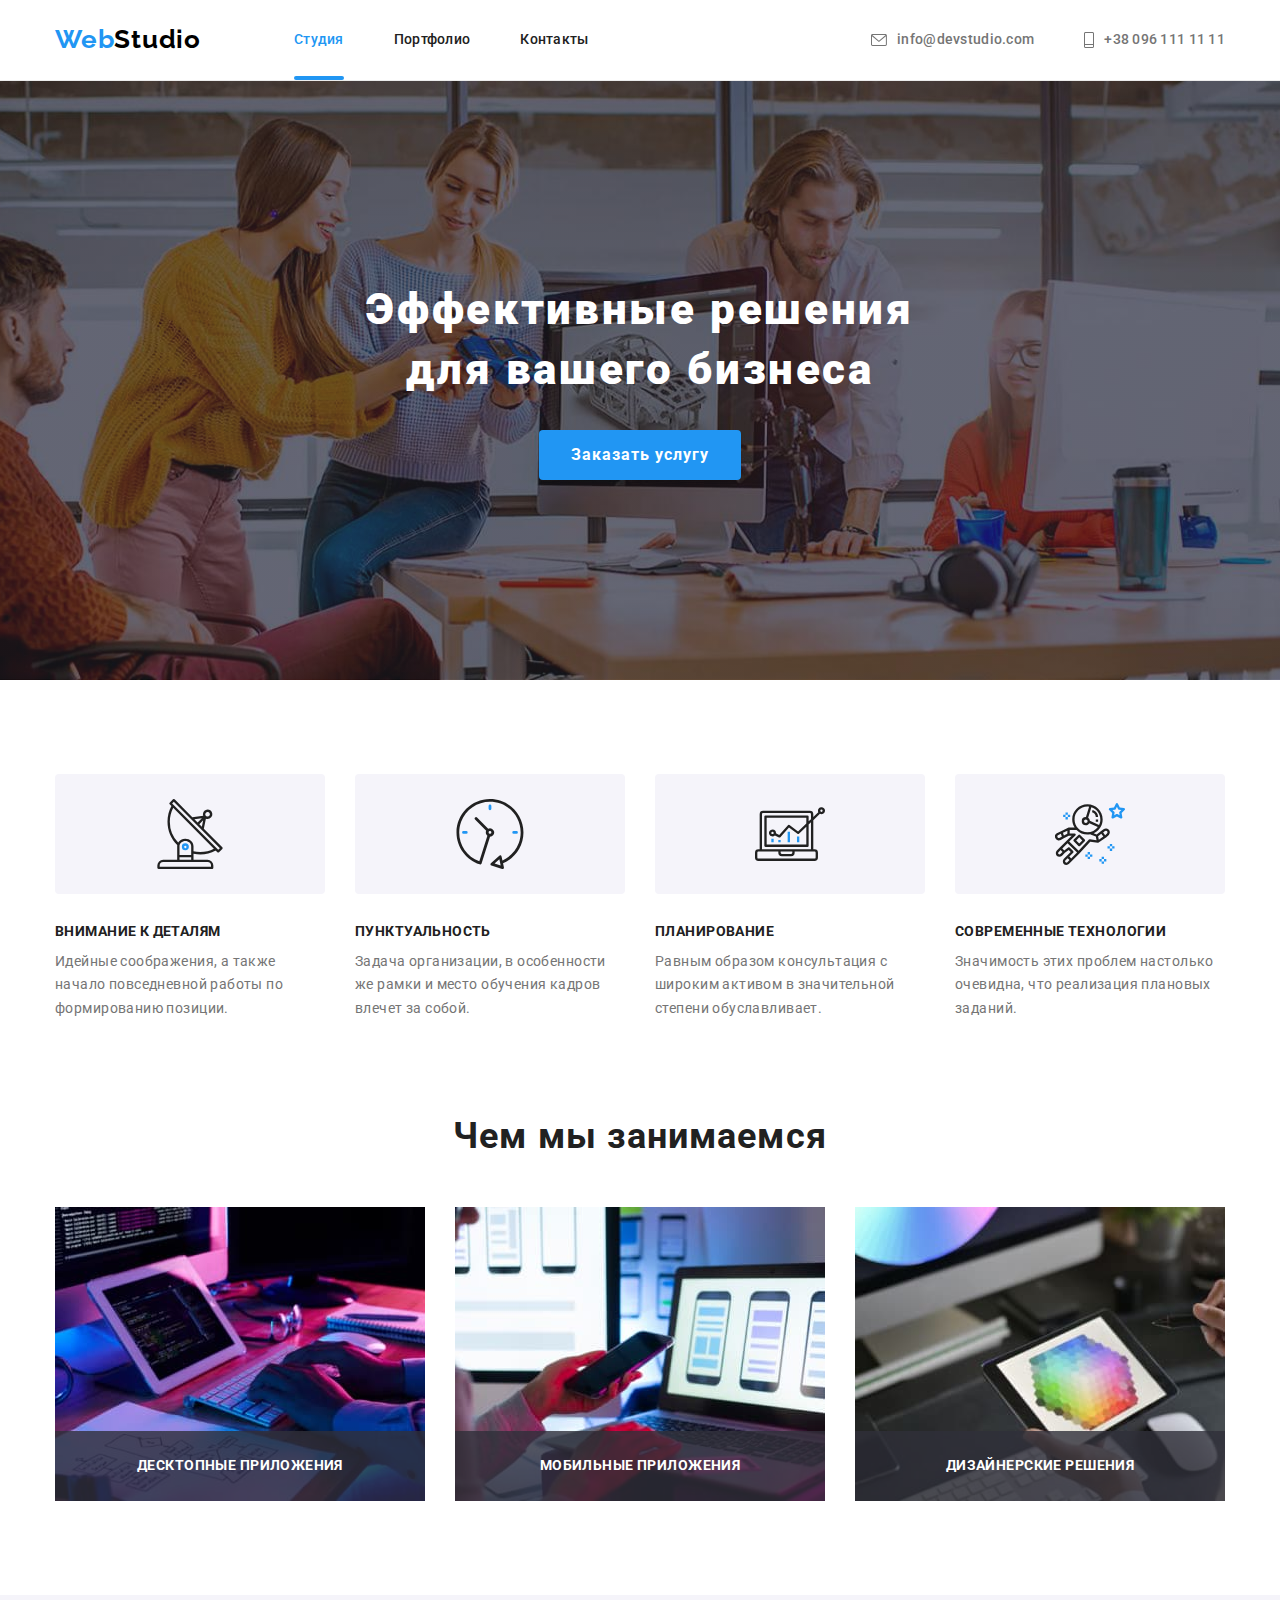
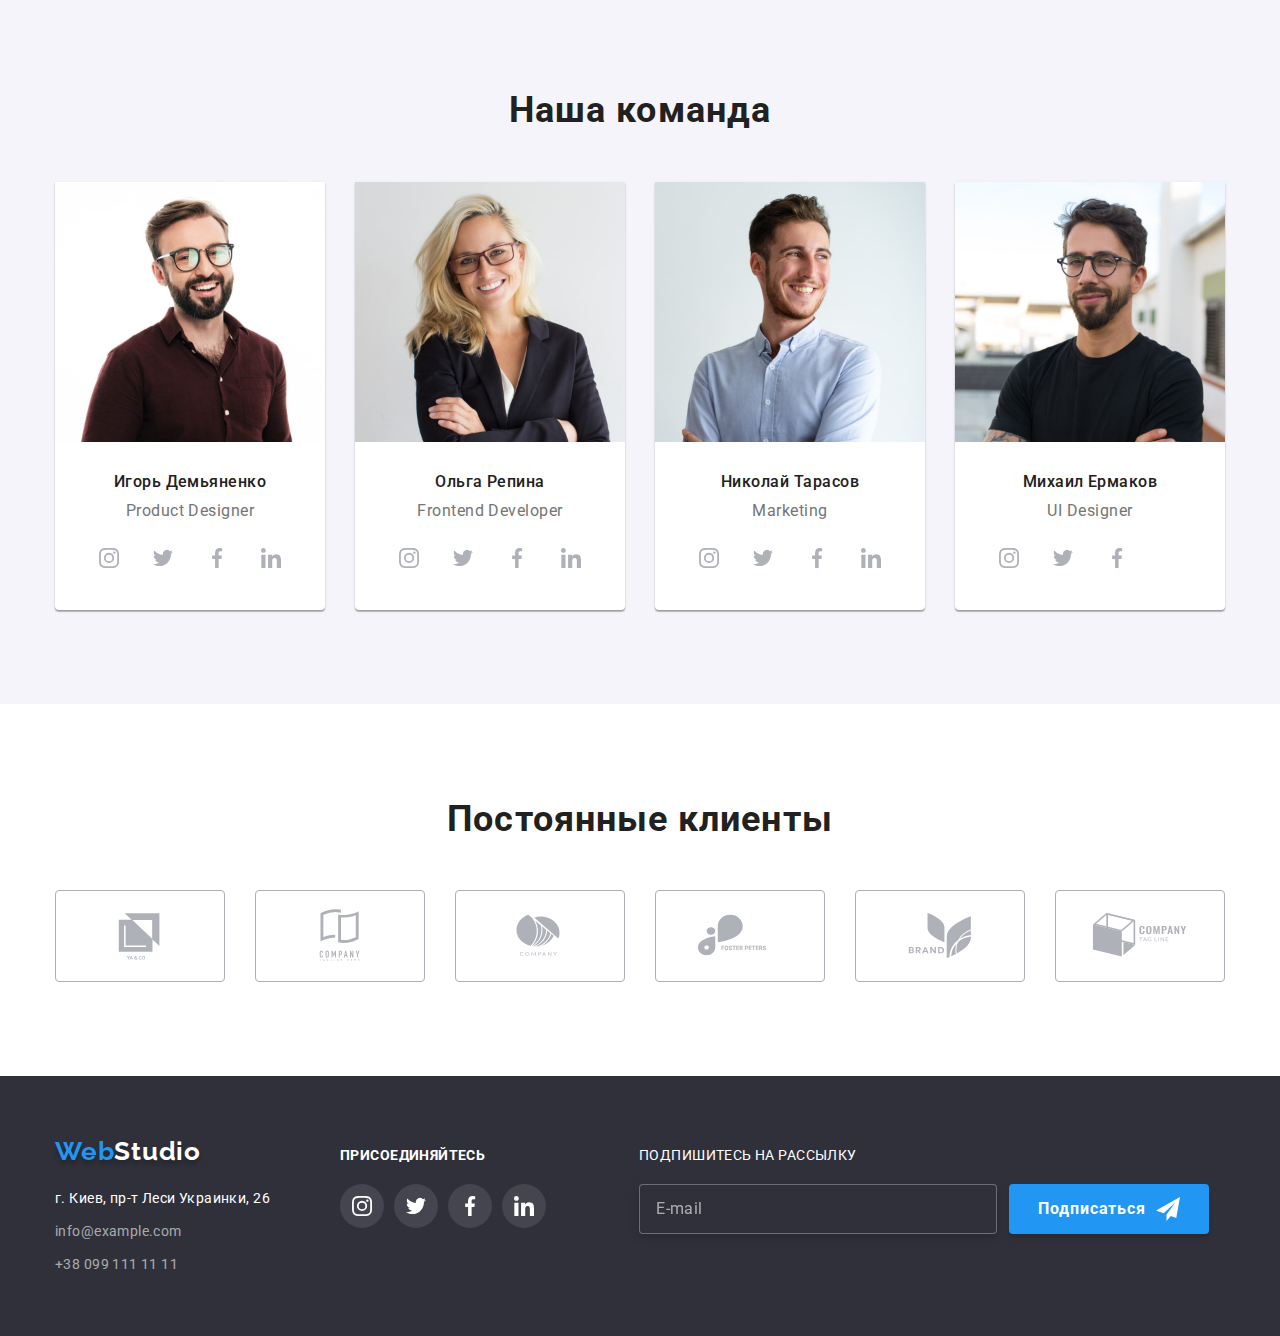
<file: index.html>
<!DOCTYPE html>
<html lang="en">

<head>
    <meta charset="UTF-8" />
    <meta http-equiv="X-UA-Compatible" content="IE=edge" />
    <meta name="viewport" content="width=device-width, initial-scale=1.0" />
    <title>Студия</title>
    <link rel="preconnect" href="https://fonts.googleapis.com" />
    <link rel="preconnect" href="https://fonts.gstatic.com" crossorigin />
    <link
        href="https://fonts.googleapis.com/css2?family=Raleway:wght@700&family=Roboto:wght@400;500;700;900&display=swap"
        rel="stylesheet" />
    <link rel="stylesheet" href="./css/main.min.css" />
</head>

<body>
    <!--*Navigation bar-->
    <header class="header header__border">
        <div class="header__container container">
            <nav class="navigation">
                <a href="./" class="logo logo--indent">Web<span class="logo--black">Studio</span></a>
                <ul class="site-nav">
                    <li class="site-nav__item">
                        <a href="" class="site-nav__link site-nav__link--current">Студия</a>
                    </li>
                    <li class="site-nav__item">
                        <a href="./portfolio.html" class="site-nav__link">Портфолио</a>
                    </li>
                    <li class="site-nav__item">
                        <a href="" class="site-nav__link">Контакты</a>
                    </li>
                </ul>
            </nav>

            <ul class="auth-nav">
                <li class="auth-nav__item">
                    <a href="mailto:info@devstudio.com" class="auth-nav__link">
                        <svg class="auth-nav__icon" width="16" height="12">
                            <use href="images\sprite.svg#icon-envelope"></use>
                        </svg>info@devstudio.com
                    </a>
                </li>

                <li class="auth-nav__item">
                    <a href="tel:+380961111111" class="auth-nav__link">
                        <svg class="auth-nav__icon" width="10" height="16">
                            <use href="images\sprite.svg#icon-phone"></use>
                        </svg>+38 096 111 11 11
                    </a>
                </li>
            </ul>
        </div>
    </header>
    <!--*Main content-->
    <main>
        <!--*Effective solutions for your business-->
        <section class="hero">
            <h1 class="hero__title">
                Эффективные решения <br />
                для вашего бизнеса
            </h1>
            <button type="button" class="hero__btn btn" data-modal-open>
                Заказать услугу
            </button>
        </section>

        <!--*Particular qualities-->
        <section class="section">
            <div class="container">
                <h2 class="section__title title--hidden">
                    Характеристики ведения бизнеса
                </h2>
                <ul class="qualities">
                    <li class="qualities__item">
                        <div class="qualities__box">
                            <svg class="qualities__icon" width="70" height="70">
                                <use href="images\sprite.svg#icon-antenna"></use>
                            </svg>
                        </div>
                        <h3 class="qualities__title">Внимание к деталям</h3>
                        <p class="qualities__text">
                            Идейные соображения, а также начало повседневной работы по
                            формированию позиции.
                        </p>
                    </li>
                    <li class="qualities__item">
                        <div class="qualities__box">
                            <svg class="qualities__icon" width="70" height="70">
                                <use href="images\sprite.svg#icon-clock"></use>
                            </svg>
                        </div>
                        <h3 class="qualities__title">Пунктуальность</h3>
                        <p class="qualities__text">
                            Задача организации, в особенности же рамки и место обучения
                            кадров влечет за собой.
                        </p>
                    </li>
                    <li class="qualities__item">
                        <div class="qualities__box">
                            <svg class="qualities__icon" width="70" height="70">
                                <use href="images\sprite.svg#icon-diagram"></use>
                            </svg>
                        </div>
                        <h3 class="qualities__title">Планирование</h3>
                        <p class="qualities__text">
                            Равным образом консультация с широким активом в значительной
                            степени обуславливает.
                        </p>
                    </li>
                    <li class="qualities__item">
                        <div class="qualities__box">
                            <svg class="qualities__icon" width="70" height="70">
                                <use href="images\sprite.svg#icon-astronaut"></use>
                            </svg>
                        </div>
                        <h3 class="qualities__title">Современные технологии</h3>
                        <p class="qualities__text">
                            Значимость этих проблем настолько очевидна, что реализация
                            плановых заданий.
                        </p>
                    </li>
                </ul>
            </div>
        </section>

        <!--*Description-->
        <section class="section section--padding">
            <div class="container">
                <h2 class="section__title">Чем мы занимаемся</h2>
                <ul class="description">
                    <li class="description__item">
                        <img src="./images/whatwedo.jpg" width="370" alt="Чем мы занимаемся" />
                        <div class="description__thumb">
                            <p class="description__text">Десктопные приложения</p>
                        </div>
                    </li>

                    <li class="description__item">
                        <img src="./images/whatwedo2.jpg" width="370" alt="Чем мы занимаемся" />
                        <div class="description__thumb">
                            <p class="description__text">Мобильные приложения</p>
                        </div>
                    </li>

                    <li class="description__item">
                        <img src="./images/whatwedo3.jpg" width="370" alt="Чем мы занимаемся" />
                        <div class="description__thumb">
                            <p class="description__text">Дизайнерские решения</p>
                        </div>
                    </li>
                </ul>
            </div>
        </section>

        <!--*Our team-->
        <section class="section section--bg">
            <div class="container">
                <h2 class="section__title">Наша команда</h2>
                <ul class="team">
                    <li class="team__item">
                        <img src="./images/ourteam.jpg" width="270" alt="Игорь Демьяненко" />
                        <div class="team__box">
                            <h3 class="team__title">Игорь Демьяненко</h3>
                            <p class="team__text">Product Designer</p>
                            <ul class="social-link">
                                <li class="social-link__item">
                                    <a href="" class="social social--color">
                                        <svg class="social__icon social__icon--hover">
                                            <use href="images\sprite.svg#icon-instagram"></use>
                                        </svg>
                                    </a>
                                </li>

                                <li class="social-link__item">
                                    <a href="" class="social social--color">
                                        <svg class="social__icon social__icon--hover">
                                            <use href="images\sprite.svg#icon-twitter"></use>
                                        </svg>
                                    </a>
                                </li>

                                <li class="social-link__item">
                                    <a href="" class="social social--color">
                                        <svg class="social__icon social__icon--hover">
                                            <use href="images\sprite.svg#icon-facebook"></use>
                                        </svg>
                                    </a>
                                </li>

                                <li class="social-link__item">
                                    <a href="" class="social social--color">
                                        <svg class="social__icon social__icon--hover">
                                            <use href="images\sprite.svg#icon-linkedin"></use>
                                        </svg>
                                    </a>
                                </li>
                            </ul>
                        </div>
                    </li>

                    <li class="team__item">
                        <img src="./images/ourteam2.jpg" width="270" alt="Ольга Репина" />
                        <div class="team__box">
                            <h3 class="team__title">Ольга Репина</h3>
                            <p class="team__text">Frontend Developer</p>
                            <ul class="social-link">
                                <li class="social-link__item">
                                    <a href="" class="social social--color">
                                        <svg class="social__icon social__icon--hover">
                                            <use href="images\sprite.svg#icon-instagram"></use>
                                        </svg>
                                    </a>
                                </li>

                                <li class="social-link__item">
                                    <a href="" class="social social--color">
                                        <svg class="social__icon social__icon--hover">
                                            <use href="images\sprite.svg#icon-twitter"></use>
                                        </svg>
                                    </a>
                                </li>

                                <li class="social-link__item">
                                    <a href="" class="social social--color">
                                        <svg class="social__icon social__icon--hover">
                                            <use href="images\sprite.svg#icon-facebook"></use>
                                        </svg>
                                    </a>
                                </li>

                                <li class="social-link__item">
                                    <a href="" class="social social--color">
                                        <svg class="social__icon social__icon--hover">
                                            <use href="images\sprite.svg#icon-linkedin"></use>
                                        </svg>
                                    </a>
                                </li>
                            </ul>
                        </div>
                    </li>

                    <li class="team__item">
                        <img src="./images/ourteam3.jpg" width="270" alt="Николай Тарасов" />
                        <div class="team__box">
                            <h3 class="team__title">Николай Тарасов</h3>
                            <p class="team__text">Marketing</p>
                            <ul class="social-link">
                                <li class="social-link__item">
                                    <a href="" class="social social--color">
                                        <svg class="social__icon social__icon--hover">
                                            <use href="images\sprite.svg#icon-instagram"></use>
                                        </svg>
                                    </a>
                                </li>

                                <li class="social-link__item">
                                    <a href="" class="social social--color">
                                        <svg class="social__icon social__icon--hover">
                                            <use href="images\sprite.svg#icon-twitter"></use>
                                        </svg>
                                    </a>
                                </li>

                                <li class="social-link__item">
                                    <a href="" class="social social--color">
                                        <svg class="social__icon social__icon--hover">
                                            <use href="images\sprite.svg#icon-facebook"></use>
                                        </svg>
                                    </a>
                                </li>

                                <li class="social-link__item">
                                    <a href="" class="social social--color">
                                        <svg class="social__icon social__icon--hover">
                                            <use href="images\sprite.svg#icon-linkedin"></use>
                                        </svg>
                                    </a>
                                </li>
                            </ul>
                        </div>
                    </li>

                    <li class="team__item">
                        <img src="./images/ourteam4.jpg" width="270" alt="Михаил Ермаков" />
                        <div class="team__box">
                            <h3 class="team__title">Михаил Ермаков</h3>
                            <p class="team__text">UI Designer</p>
                            <ul class="social-link">
                                <li class="social-link__item">
                                    <a href="" class="social social--color">
                                        <svg class="social__icon social__icon--hover">
                                            <use href="images\sprite.svg#icon-instagram"></use>
                                        </svg>
                                    </a>
                                </li>

                                <li class="social-link__item">
                                    <a href="" class="social social--color">
                                        <svg class="social__icon social__icon--hover">
                                            <use href="images\sprite.svg#icon-twitter"></use>
                                        </svg>
                                    </a>
                                </li>

                                <li class="social-link__item">
                                    <a href="" class="social social--color">
                                        <svg class="social__icon social__icon--hover">
                                            <use href="images\sprite.svg#icon-facebook"></use>
                                        </svg>
                                    </a>
                                </li>

                                <li class="social-link__item">
                                    <a href="" class="social social--bg">
                                        <svg class="social__icon social__icon--fill">
                                            <use href="images\sprite.svg#icon-linkedin"></use>
                                        </svg>
                                    </a>
                                </li>
                            </ul>
                        </div>
                    </li>
                </ul>
            </div>
        </section>

        <!-- *Clients -->
        <section class="section">
            <div class="container">
                <h2 class="section__title">Постоянные клиенты</h2>
                <ul class="clients">
                    <li class="clients__item">
                        <a href="" class="clients__link">
                            <svg class="clients__icon">
                                <use href="images\sprite.svg#icon-ya"></use>
                            </svg>
                        </a>
                    </li>

                    <li class="clients__item">
                        <a href="" class="clients__link">
                            <svg class="clients__icon">
                                <use href="images\sprite.svg#icon-company2"></use>
                            </svg>
                        </a>
                    </li>

                    <li class="clients__item">
                        <a href="" class="clients__link">
                            <svg class="clients__icon">
                                <use href="images\sprite.svg#icon-company1"></use>
                            </svg>
                        </a>
                    </li>

                    <li class="clients__item">
                        <a href="" class="clients__link">
                            <svg class="clients__icon">
                                <use href="images\sprite.svg#icon-foster"></use>
                            </svg>
                        </a>
                    </li>

                    <li class="clients__item">
                        <a href="" class="clients__link">
                            <svg class="clients__icon">
                                <use href="images\sprite.svg#icon-brand"></use>
                            </svg>
                        </a>
                    </li>

                    <li class="clients__item">
                        <a href="" class="clients__link">
                            <svg class="clients__icon">
                                <use href="images\sprite.svg#icon-company"></use>
                            </svg>
                        </a>
                    </li>
                </ul>
            </div>
        </section>
    </main>

    <!--*Footer-->
    <footer class="footer">
        <div class="container footer__container">
            <div class="footer__box">
                <a href="./" class="logo logo--shadow">Web<span class="logo--white">Studio</span></a>
                <address class="contacts">
                    <ul class="contacts__list">
                        <li class="contacts__item">
                            <a href="https://goo.gl/maps/F7kHpcfv4nyUsWdm8" target="_blank" rel="noopener noreferrer"
                                class="contacts__link contacts__link--white">
                                г. Киев, пр-т Леси Украинки, 26
                            </a>
                        </li>
                        <li class="contacts__item">
                            <a href="mailto:info@example.com" class="contacts__link">
                                info@example.com
                            </a>
                        </li>
                        <li class="contacts__item">
                            <a href="tel:+380991111111" class="contacts__link">
                                +38 099 111 11 11
                            </a>
                        </li>
                    </ul>
                </address>
            </div>

            <div class="wrapper">
                <h2 class="wrapper__title">присоединяйтесь</h2>
                <ul class="join">
                    <li class="join__item">
                        <a href="" class="social social--bg">
                            <svg class="social__icon social__icon--fill">
                                <use href="images\sprite.svg#icon-instagram"></use>
                            </svg>
                        </a>
                    </li>

                    <li class="join__item">
                        <a href="" class="social social--bg">
                            <svg class="social__icon social__icon--fill">
                                <use href="images\sprite.svg#icon-twitter"></use>
                            </svg>
                        </a>
                    </li>

                    <li class="join__item">
                        <a href="" class="social social--bg">
                            <svg class="social__icon social__icon--fill">
                                <use href="images\sprite.svg#icon-facebook"></use>
                            </svg>
                        </a>
                    </li>

                    <li class="join__item">
                        <a href="" class="social social--bg">
                            <svg class="social__icon social__icon--fill">
                                <use href="images\sprite.svg#icon-linkedin"></use>
                            </svg>
                        </a>
                    </li>
                </ul>
            </div>
            <form class="sign">
                <div class="sign__box">
                    <label class="sign__label" for="mailing">Подпишитесь на рассылку</label>
                    <input class="sign__input" type="email" name="email" id="mailing" placeholder="E-mail" />
                </div>
                <button type="submit" class="sign__btn btn">
                    Подписаться
                    <svg class="sign__icon">
                        <use href="./images/sprite.svg#icon-send"></use>
                    </svg>
                </button>
            </form>
        </div>
    </footer>

    <!-- *Backdrop -->
    <div class="backdrop is-hidden" data-modal>
        <div class="modal">
            <button class="modal__btn" type="button" data-modal-close>
                <svg class="modal__icon">
                    <use href="images\sprite.svg#close-icon"></use>
                </svg>
            </button>
            <form class="form">
                <p class="form__text">Оставьте свои данные, мы вам перезвоним</p>
                <div class="form__box">
                    <label class="form__label" for="name">Имя</label>
                    <div class="form__wrap">
                        <input class="form__input" type="text" name="name" id="name" class="form-input" />
                        <svg class="form__icon" width="18" height="18">
                            <use href="./images/sprite.svg#person"></use>
                        </svg>
                    </div>
                </div>
                <div class="form__box">
                    <label class="form__label" for="tel">Телефон</label>
                    <div class="form__wrap">
                        <input class="form__input" type="tel" name="tel" id="tel" class="form-input" />
                        <svg class="form__icon" width="18" height="18">
                            <use href="./images/sprite.svg#phone-black"></use>
                        </svg>
                    </div>
                </div>
                <div class="form__box">
                    <label class="form__label" for="mail">Почта</label>
                    <div class="form__wrap">
                        <input class="form__input" type="email" name="email" id="mail" class="form-input" />
                        <svg class="form__icon" width="18" height="18">
                            <use href="./images/sprite.svg#email-black"></use>
                        </svg>
                    </div>
                </div>
                <div class="form__box">
                    <label class="form__label" for="comment">Комментарий</label>
                    <textarea class="form__textarea" name="comment" id="comment" cols="30" rows="10"
                        placeholder="Введите текст"></textarea>
                </div>
                <div class="agreement">
                    <label class="agreement__label">
                        <input class="agreement__input visually-hidden" type="checkbox" name="agreement" />
                        <span class="agreement__icon"></span>
                        Соглашаюсь с рассылкой и принимаю
                        <span class="agreement__box">&nbsp;
                            <a href="" class="agreement__link">Условия договора</a>
                        </span>
                    </label>
                </div>
                <button class="form__btn btn" type="submit">Отправить</button>
            </form>
        </div>
    </div>
    <script src="./js/modal.js"></script>
</body>

</html>
</file>
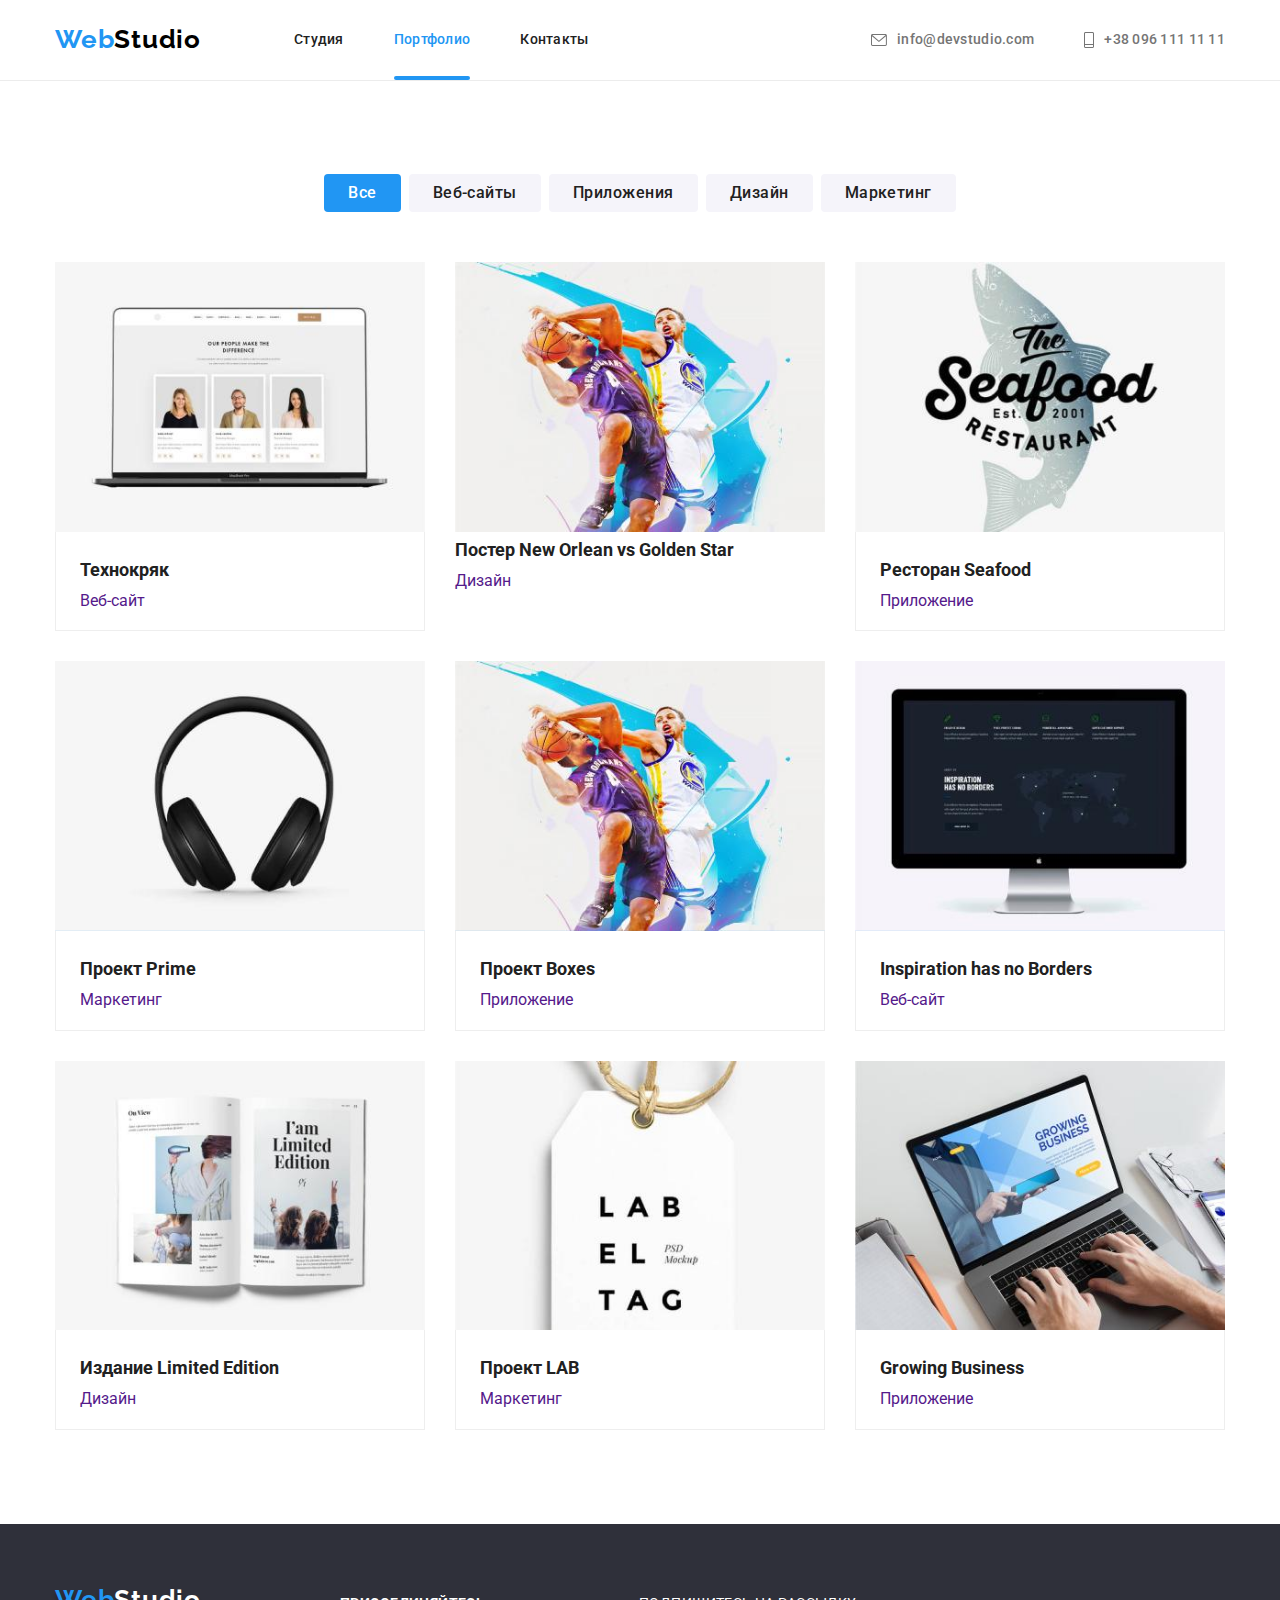
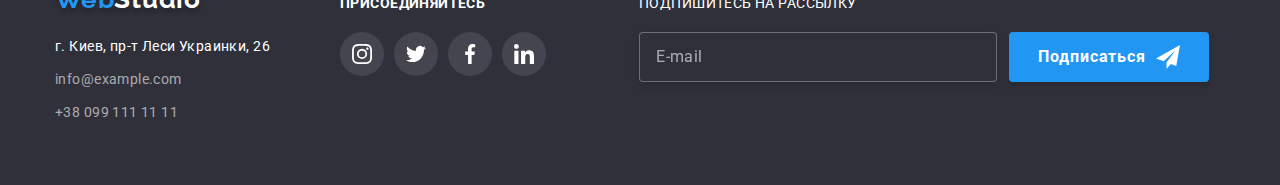
<file: portfolio.html>
<!DOCTYPE html>
<html lang="ru">

<head>
  <meta charset="UTF-8" />
  <meta http-equiv="X-UA-Compatible" content="IE=edge" />
  <meta name="viewport" content="width=device-width, initial-scale=1.0" />
  <title>Портфолио</title>
  <link rel="preconnect" href="https://fonts.googleapis.com" />
  <link rel="preconnect" href="https://fonts.gstatic.com" crossorigin />
  <link href="https://fonts.googleapis.com/css2?family=Raleway:wght@700&family=Roboto:wght@400;500;700;900&display=swap"
    rel="stylesheet" />
  <link rel="stylesheet" href="./css/main.min.css" />
</head>

<body>
  <!--*Navigation bar-->
  <header class="header header__border">
    <div class="header__container container">
      <nav class="navigation">
        <a href="./" class="logo logo--indent">Web<span class="logo--black">Studio</span></a>
        <ul class="site-nav">
          <li class="site-nav__item">
            <a href="./index.html" class="site-nav__link">Студия</a>
          </li>
          <li class="site-nav__item">
            <a href="" class="site-nav__link site-nav__link--current">Портфолио</a>
          </li>
          <li class="site-nav__item">
            <a href="" class="site-nav__link">Контакты</a>
          </li>
        </ul>
      </nav>

      <ul class="auth-nav">
        <li class="auth-nav__item">
          <a href="mailto:info@devstudio.com" class="auth-nav__link">
            <svg class="auth-nav__icon" width="16" height="12">
              <use href="images\sprite.svg#icon-envelope"></use>
            </svg>info@devstudio.com
          </a>
        </li>

        <li class="auth-nav__item">
          <a href="tel:+380961111111" class="auth-nav__link">
            <svg class="auth-nav__icon" width="10" height="16">
              <use href="images\sprite.svg#icon-phone"></use>
            </svg>+38 096 111 11 11
          </a>
        </li>
      </ul>
    </div>
  </header>

  <!--*Portfolio main content-->
  <main>
    <section class="section">
      <div class="container">
        <h1 class="section__title title--hidden">Портфолио</h1>
        <ul class="filter">
          <li class="filter__item">
            <button type="button" class="filter__btn filter__btn--current">
              Все
            </button>
          </li>
          <li class="filter__item">
            <button type="button" class="filter__btn">Веб-сайты</button>
          </li>
          <li class="filter__item">
            <button type="button" class="filter__btn">Приложения</button>
          </li>
          <li class="filter__item">
            <button type="button" class="filter__btn">Дизайн</button>
          </li>
          <li class="filter__item">
            <button type="button" class="filter__btn">Маркетинг</button>
          </li>
        </ul>

        <ul class="cards">
          <li class="cards__item">
            <a href="" class="cards__link">
              <div class="overlay">
                <img src="./images/portfolio1.jpg" alt="Технокряк" width="370" />
                <div class="overlay__box">
                  <p>
                    Технокряк это современная площадка распространения
                    коронавируса. Компании используют эту платформу для
                    цифрового шпионажа и атак на защищённые сервера
                    конкурентов.
                  </p>
                </div>
              </div>
              <div class="cards__thumb">
                <h2 class="cards__title">Технокряк</h2>
                <p class="cards__text">Веб-сайт</p>
              </div>
            </a>
          </li>
          <li class="cards__item">
            <a href="" class="cards__link">
              <div class="overlay">
                <img src="./images/portfolio2.jpg" alt="Постер New Orlean vs Golden Star" width="370" />
                <div class="overlay__box">
                  <p>
                    Lorem ipsum dolor, sit amet consectetur adipisicing elit.
                    Accusantium aliquam sunt sint suscipit unde soluta beatae
                    odit nisi consequuntur possimus!
                  </p>
                </div>
              </div>
              <div class="cards-thumb">
                <h2 class="cards__title">Постер New Orlean vs Golden Star</h2>
                <p class="cards__text">Дизайн</p>
              </div>
            </a>
          </li>
          <li class="cards__item">
            <a href="" class="cards__link">
              <div class="overlay">
                <img src="./images/portfolio3.jpg" alt="Ресторан Seafood" width="370" />
                <div class="overlay__box">
                  <p>
                    Lorem ipsum dolor sit amet consectetur adipisicing elit.
                    Alias, esse blanditiis labore distinctio culpa quidem,
                    optio numquam cupiditate repellendus, quasi quaerat animi
                    ullam. Iste, eius.
                  </p>
                </div>
              </div>
              <div class="cards__thumb">
                <h2 class="cards__title">Ресторан Seafood</h2>
                <p class="cards__text">Приложение</p>
              </div>
            </a>
          </li>
          <li class="cards__item">
            <a href="" class="cards__link">
              <div class="overlay">
                <img src="./images/portfolio4.jpg" alt="Проект Prime" width="370" />
                <div class="overlay__box">
                  <p>
                    Lorem ipsum dolor sit, amet consectetur adipisicing elit.
                    Debitis cumque id dignissimos ratione non doloremque
                    minima blanditiis vel. Recusandae numquam maxime mollitia
                    accusamus doloribus cupiditate!
                  </p>
                </div>
              </div>
              <div class="cards__thumb">
                <h2 class="cards__title">Проект Prime</h2>
                <p class="cards__text">Маркетинг</p>
              </div>
            </a>
          </li>
          <li class="cards__item">
            <a href="" class="cards__link">
              <div class="overlay">
                <img src="./images/portfolio5.jpg" alt="Проект Boxes" width="370" />
                <div class="overlay__box">
                  <p>
                    Lorem ipsum dolor sit amet consectetur adipisicing elit.
                    Nam similique quam consectetur reiciendis reprehenderit
                    asperiores nemo ratione excepturi corporis repellendus ut
                    voluptatem, dolores cupiditate accusantium!
                  </p>
                </div>
              </div>
              <div class="cards__thumb">
                <h2 class="cards__title">Проект Boxes</h2>
                <p class="cards__text">Приложение</p>
              </div>
            </a>
          </li>
          <li class="cards__item">
            <a href="" class="cards__link">
              <div class="overlay">
                <img src="./images/portfolio6.jpg" alt="Inspiration has no Borders" width="370" />
                <div class="overlay__box">
                  <p>
                    Lorem ipsum dolor sit amet consectetur adipisicing elit.
                    Corrupti dignissimos aut cupiditate voluptatibus.
                    Laudantium id nostrum ad architecto dolorem, deserunt
                    eligendi corporis laborum odio incidunt.
                  </p>
                </div>
              </div>
              <div class="cards__thumb">
                <h2 class="cards__title">Inspiration has no Borders</h2>
                <p class="cards__text">Веб-сайт</p>
              </div>
            </a>
          </li>
          <li class="cards__item">
            <a href="" class="cards__link">
              <div class="overlay">
                <img src="./images/portfolio7.jpg" alt="Издание Limited Edition" width="370" />
                <div class="overlay__box">
                  <p>
                    Lorem ipsum, dolor sit amet consectetur adipisicing elit.
                    Nesciunt dolor iure excepturi ratione commodi, voluptatem
                    exercitationem et consectetur? Atque, corporis aut cum
                    nisi hic fugiat.
                  </p>
                </div>
              </div>
              <div class="cards__thumb">
                <h2 class="cards__title">Издание Limited Edition</h2>
                <p class="cards__text">Дизайн</p>
              </div>
            </a>
          </li>
          <li class="cards__item">
            <a href="" class="cards__link">
              <div class="overlay">
                <img src="./images/portfolio8.jpg" alt="Проект LAB" width="370" />
                <div class="overlay__box">
                  <p>
                    Lorem ipsum dolor, sit amet consectetur adipisicing elit.
                    Laborum tenetur expedita ad nobis officia quibusdam illo,
                    nisi nesciunt sit quaerat, tempora sapiente asperiores,
                    aperiam recusandae.
                  </p>
                </div>
              </div>
              <div class="cards__thumb">
                <h2 class="cards__title">Проект LAB</h2>
                <p class="cards__text">Маркетинг</p>
              </div>
            </a>
          </li>
          <li class="cards__item">
            <a href="" class="cards__link">
              <div class="overlay">
                <img src="./images/portfolio9.jpg" alt="Growing Business" width="370" />
                <div class="overlay__box">
                  <p>
                    Lorem ipsum dolor sit amet consectetur adipisicing elit.
                    Voluptatem dolore, illum excepturi ipsa quod perferendis
                    soluta, obcaecati molestias earum necessitatibus odit cum
                    eaque, nulla non.
                  </p>
                </div>
              </div>
              <div class="cards__thumb">
                <h2 class="cards__title">Growing Business</h2>
                <p class="cards__text">Приложение</p>
              </div>
            </a>
          </li>
        </ul>
      </div>
    </section>
  </main>

  <!--*Footer-->
  <footer class="footer">
    <div class="container footer__container">
      <div class="footer__box">
        <a href="./" class="logo logo--shadow">Web<span class="logo--white">Studio</span></a>
        <address class="contacts">
          <ul class="contacts__list">
            <li class="contacts__item">
              <a href="https://goo.gl/maps/F7kHpcfv4nyUsWdm8" target="_blank" rel="noopener noreferrer"
                class="contacts__link contacts__link--white">
                г. Киев, пр-т Леси Украинки, 26
              </a>
            </li>
            <li class="contacts__item">
              <a href="mailto:info@example.com" class="contacts__link">
                info@example.com
              </a>
            </li>
            <li class="contacts__item">
              <a href="tel:+380991111111" class="contacts__link">
                +38 099 111 11 11
              </a>
            </li>
          </ul>
        </address>
      </div>

      <div class="wrapper">
        <h2 class="wrapper__title">присоединяйтесь</h2>
        <ul class="join">
          <li class="join__item">
            <a href="" class="social social--bg">
              <svg class="social__icon social__icon--fill">
                <use href="images\sprite.svg#icon-instagram"></use>
              </svg>
            </a>
          </li>

          <li class="join__item">
            <a href="" class="social social--bg">
              <svg class="social__icon social__icon--fill">
                <use href="images\sprite.svg#icon-twitter"></use>
              </svg>
            </a>
          </li>

          <li class="join__item">
            <a href="" class="social social--bg">
              <svg class="social__icon social__icon--fill">
                <use href="images\sprite.svg#icon-facebook"></use>
              </svg>
            </a>
          </li>

          <li class="join__item">
            <a href="" class="social social--bg">
              <svg class="social__icon social__icon--fill">
                <use href="images\sprite.svg#icon-linkedin"></use>
              </svg>
            </a>
          </li>
        </ul>
      </div>
      <form class="sign">
        <div class="sign__box">
          <label class="sign__label" for="mailing">Подпишитесь на рассылку</label>
          <input class="sign__input" type="email" name="email" id="mailing" placeholder="E-mail" />
        </div>
        <button type="submit" class="sign__btn btn">
          Подписаться
          <svg class="sign__icon">
            <use href="./images/sprite.svg#icon-send"></use>
          </svg>
        </button>
      </form>
    </div>
  </footer>

</body>

</html>
</file>
<file: css/main.min.css>
.title--hidden{position:absolute;left:-10000px;top:auto;width:1px;height:1px;overflow:hidden}.visually-hidden{position:absolute;width:1px;height:1px;margin:-1px;border:0;padding:0;white-space:nowrap;clip-path:inset(100%);clip:rect(0 0 0 0);overflow:hidden}.social,.join,.sign__btn,.agreement,.agreement__label,.qualities__box,.description__thumb,.social-link,.clients__link,.filter{display:flex;justify-content:center}/*! modern-normalize v1.1.0 | MIT License | https://github.com/sindresorhus/modern-normalize */*,::before,::after{box-sizing:border-box}html{line-height:1.15;-webkit-text-size-adjust:100%;-moz-tab-size:4;tab-size:4}body{margin:0;font-family:system-ui,-apple-system,"Segoe UI",Roboto,Helvetica,Arial,sans-serif,"Apple Color Emoji","Segoe UI Emoji"}hr{height:0;color:inherit}abbr[title]{text-decoration:underline dotted}b,strong{font-weight:bolder}code,kbd,samp,pre{font-family:ui-monospace, SFMono-Regular, Consolas, "Liberation Mono", Menlo, monospace;font-size:1em}small{font-size:80%}sub,sup{font-size:75%;line-height:0;position:relative;vertical-align:baseline}sub{bottom:-0.25em}sup{top:-0.5em}table{text-indent:0;border-color:inherit}button,input,optgroup,select,textarea{font-family:inherit;font-size:100%;line-height:1.15;margin:0}button,select{text-transform:none}button,[type="button"],[type="reset"],[type="submit"]{-webkit-appearance:button}::-moz-focus-inner{border-style:none;padding:0}:-moz-focusring{outline:1px dotted ButtonText}:-moz-ui-invalid{box-shadow:none}legend{padding:0}progress{vertical-align:baseline}::-webkit-inner-spin-button,::-webkit-outer-spin-button{height:auto}[type="search"]{-webkit-appearance:textfield;outline-offset:-2px}::-webkit-search-decoration{-webkit-appearance:none}::-webkit-file-upload-button{-webkit-appearance:button;font:inherit}summary{display:list-item}body{font-family:Roboto, sans-serif;margin-top:80px;color:#757575;background-color:#ffffff;font-size:1.71;font-style:normal}h1,h2,h3,p,ul{margin:0}ul{padding:0;list-style:none}img{display:block;max-width:100%;height:auto}.header{position:fixed;top:0;left:0;z-index:1;width:100%;background-color:#fff}.header__border{border-bottom:1px solid #ececec}.header__container{display:flex;align-items:center}.navigation{display:flex}.site-nav{position:relative;display:flex;align-items:center}.site-nav__item{position:relative}.site-nav__item:not(:last-child){margin-right:50px}.site-nav__link{display:block;padding-top:32px;padding-bottom:32px;font-weight:500;font-size:14px;line-height:1.14;letter-spacing:.02em;text-decoration:none;color:#212121;transition:color 250ms cubic-bezier(0.4, 0, 0.2, 1)}.site-nav__link:hover,.site-nav__link:focus{color:#2196f3}.site-nav__link--current{color:#2196f3}.site-nav__link--current::after{position:absolute;bottom:0;left:0;content:"";width:100%;height:4px;background-color:#2196f3;border-radius:2px}.auth-nav{display:flex;margin-left:auto;align-items:center}.auth-nav__item:not(:last-child){margin-right:50px}.auth-nav__link{display:flex;align-items:center;padding-bottom:32px;padding-top:32px;font-weight:500;font-size:14px;line-height:1.14;letter-spacing:.02em;text-decoration:none;color:#757575;transition:color 250ms cubic-bezier(0.4, 0, 0.2, 1)}.auth-nav__link:hover,.auth-nav__link:focus{color:#2196f3}.auth-nav__icon{margin-right:10px;fill:currentColor}.section{padding:94px 0}.container{width:1200px;padding-left:15px;padding-right:15px;margin-left:auto;margin-right:auto}.logo{font-family:Raleway;font-weight:700;font-size:26px;line-height:1.19;letter-spacing:.03em;text-decoration:none;color:#2196f3}.logo--indent{padding-top:24px;padding-bottom:25px;margin-right:93px}.logo--black{color:#000000}.logo--shadow{text-shadow:0px 4px 4px rgba(0,0,0,0.25)}.logo--white{color:#fff}.section__title{margin-bottom:50px;font-weight:700;font-size:36px;line-height:1.17;letter-spacing:.03em;text-align:center;color:#212121}.btn{font-weight:700;font-size:16px;line-height:1.87;letter-spacing:.06em;border:none;border-radius:4px;color:#fff;background-color:#2196f3}.social{align-items:center;width:44px;height:44px;border-radius:50%}.social--color{color:#afb1b8;transition:background-color 250ms cubic-bezier(0.4, 0, 0.2, 1),color 250ms cubic-bezier(0.4, 0, 0.2, 1)}.social--color:hover,.social--color:focus{background-color:#2196f3;color:#fff;cursor:pointer}.social__icon--hover{fill:currentColor}.social--bg{background-color:rgba(255,255,255,0.1);color:#fff;transition:background-color 250ms cubic-bezier(0.4, 0, 0.2, 1)}.social--bg:hover,.social--bg:focus{background-color:#2196f3}.social__icon--fill{fill:currentColor}.social__icon{width:20px;height:20px}.footer{padding:60px 0;background-color:#2f303a}.footer__container{display:flex;align-items:baseline}.footer__box{margin-right:70px}.contacts{margin-top:20px;font-size:14px;line-height:1.71;font-style:normal}.contacts__item:not(:last-child){margin-bottom:9px}.contacts__link{color:rgba(255,255,255,0.6);letter-spacing:0.03em;text-decoration:none;transition:color 250ms cubic-bezier(0.4, 0, 0.2, 1)}.contacts__link:hover,.contacts__link:focus{color:#2196f3}.contacts__link--white{color:#fff}.wrapper{display:block;margin-right:93px}.wrapper__title{font-style:normal;text-transform:uppercase;margin-bottom:20px;font-weight:700;font-size:14px;line-height:1.14;letter-spacing:.03em;text-transform:uppercase;color:#fff}.join__item:not(:last-child){margin-right:10px}.sign{display:flex;align-items:flex-end}.sign__box{display:flex;flex-direction:column;margin-right:12px;width:358px}.sign__label{margin-bottom:20px;font-weight:700px;font-size:14px;line-height:1.14;letter-spacing:.03em;text-transform:uppercase;color:#fff}.sign__input{height:50px;padding:15px 16px;border:1px solid rgba(255,255,255,0.3);filter:drop-shadow(0px 4px 4px rgba(0,0,0,0.15));border-radius:4px;outline:none;background-color:#2f303a}.sign__input::placeholder{font-weight:400;font-size:16px;line-height:1.25;letter-spacing:.03em;color:rgba(255,255,255,0.6)}.sign__btn{align-items:center;padding:10px 30px;height:50px;width:200px;cursor:pointer;box-shadow:0px 4px 4px rgba(0,0,0,0.15)}.sign__icon{height:24px;min-width:24px;margin-left:10px;fill:#fff}.backdrop{position:fixed;top:0;left:0;min-width:100%;min-height:100%;background-color:rgba(0,0,0,0.2);z-index:2;opacity:1;transition:opacity 250ms cubic-bezier(0.4, 0, 0.2, 1)}.backdrop.is-hidden{opacity:0;pointer-events:none}.modal{position:absolute;top:50%;left:50%;padding:40px;width:530px;height:580px;transform:translate(-50%, -50%) scale(1);transition:transform 250ms cubic-bezier(0.4, 0, 0.2, 1);background-color:#fff}.backdrop.is-hidden .modal{transform:translate(-50%, -50%) rotate(180deg) scale(1.1)}.modal__btn{position:absolute;top:8px;right:8px;width:30px;height:30px;border:1px solid rgba(0,0,0,0.1);box-sizing:border-box;border-radius:50%;cursor:pointer;background-color:#fff;transition:fill 250ms cubic-bezier(0.4, 0, 0.2, 1),border-color 250ms cubic-bezier(0.4, 0, 0.2, 1)}.modal__btn:hover,.modal__btn:focus{cursor:pointer;fill:#2196f3;border-color:#2196f3}.modal__icon{position:absolute;top:50%;left:50%;transform:translate(-50%, -50%);width:18px;height:18px}.form__text{font-weight:700;font-size:20px;line-height:1.15;letter-spacing:.03em;text-align:center;margin-bottom:12px;color:#212121}.form__box{display:flex;flex-direction:column}.form__box:nth-child(-n+4){margin-bottom:10px}.form__box:nth-child(5){margin-bottom:20px}.form__label{margin-bottom:4px;font-weight:400;font-size:12px;line-height:1.16;letter-spacing:0.01em}.form__wrap{position:relative}.form__input{width:100%;border:1px solid rgba(33,33,33,0.2);box-sizing:border-box;border-radius:4px;padding:0 0 0 42px;height:40px;outline:none;transition:border-color 250ms cubic-bezier(0.4, 0, 0.2, 1)}.form__box:focus-within .form__input{border-color:#2196f3}.form__icon{position:absolute;top:50%;left:0;transform:translateY(-50%);margin-left:15px;fill:title-text-color}.form__box:focus-within .form__icon{fill:#2196f3}.form__textarea{resize:none;padding:12px 16px;border:1px solid rgba(33,33,33,0.2);box-sizing:border-box;border-radius:4px;height:120px;outline:none;transition:border 250ms cubic-bezier(0.4, 0, 0.2, 1)}.form__textarea:focus{cursor:pointer;border-color:#2196f3}.form__textarea::placeholder{font-weight:400;font-size:12px;line-height:1.16;letter-spacing:0.01em;color:rgba(117,117,117,0.5)}.agreement{align-items:center;margin-bottom:30px}.agreement__label{align-items:center;font-weight:400;font-size:14px;line-height:1.71;letter-spacing:0.03em;cursor:pointer}.agreement__icon{display:inline-block;background-origin:border-box;margin-right:7px;width:16px;height:15px;border:2px solid #212121;border-radius:2px;cursor:pointer}.agreement__input:checked+.agreement__icon{background-origin:border-box;background-image:url("..//images/check.svg");background-color:#2196f3;border-radius:2px;background-size:cover;background-position:50% 50%;border:2px solid #2196f3}.agreement__input:focus+.agreement__icon{border:2px solid #2196f3}.agreement__box{position:relative}.agreement__link{text-decoration:none;color:#2196f3}.agreement__link::after{position:absolute;bottom:0;left:8px;content:"";width:94%;border-bottom:1px solid #2196f3}.form__btn{display:block;margin:0 auto;width:200px;height:50px;text-align:center;box-shadow:0px 4px 4px rgba(0,0,0,0.15);transition:background-color 250ms cubic-bezier(0.4, 0, 0.2, 1)}.form__btn:hover,.form__btn:focus{background-color:#188ce8;box-shadow:0px 4px 4px rgba(0,0,0,0.15);cursor:pointer}.hero{margin:0 auto;background-image:linear-gradient(to right, rgba(47,48,58,0.4), rgba(47,48,58,0.4)),url(../images/hero.jpg);background-position:center;background-size:cover;background-repeat:no-repeat;max-width:1600px;padding:200px 0;text-align:center;background-color:var(--hero-footer-bg-color)}.hero__title{margin-bottom:30px;font-weight:900;font-size:44px;line-height:1.36;letter-spacing:.06em;color:#fff}.hero__btn{margin-right:auto;margin-left:auto;padding:10px 32px;cursor:pointer;box-shadow:0px 4px 4px rgba(0,0,0,0.15);transition:background-color 250ms cubic-bezier(0.4, 0, 0.2, 1)}.hero__btn:hover,.hero__btn:focus{background-color:#188ce8}.qualities{display:flex}.qualities__item:not(:last-child){margin-right:30px}.qualities__box{padding:25px 0;background-color:#f5f4fa;margin-bottom:30px;border-radius:4px}.qualities__title{margin-bottom:10px;font-weight:700;font-size:14px;line-height:1.14;letter-spacing:.03em;text-transform:uppercase;color:#212121}.qualities__text{min-width:270px;font-weight:400;font-size:14px;line-height:1.71;letter-spacing:.03em}.section--padding{padding-top:0}.description{display:flex}.description__item{position:relative}.description__item:not(:last-child){margin-right:30px}.description__thumb{align-items:center;position:absolute;bottom:0;width:100%;height:70px;background:rgba(47,48,58,0.8)}.description__text{font-weight:700;font-size:14px;line-height:1.14;letter-spacing:.03em;text-transform:uppercase;color:#fff}.section--bg{background-color:#f5f4fa}.team{display:flex}.team__item{text-align:center;background-color:#fff;box-shadow:0px 1px 3px rgba(0,0,0,0.12),0px 1px 1px rgba(0,0,0,0.14),0px 2px 1px rgba(0,0,0,0.2);border-radius:0px 0px 4px 4px}.team__item:not(:last-child){margin-right:30px}.team__box{padding:30px 0}.team__title{margin-bottom:10px;font-weight:500;font-size:16px;line-height:1.19;letter-spacing:.03em;color:#212121}.team__text{margin-bottom:16px;font-weight:400;font-size:16px;line-height:1.19;letter-spacing:.03em}.social-link__item:not(:last-child){margin-right:10px}.clients{display:inline-flex}.clients__item:not(:last-child){margin-right:30px}.clients__link{align-items:center;width:170px;height:92px;border:1px solid #afb1b8;border-radius:4px;color:#afb1b8;transition:color 250ms cubic-bezier(0.4, 0, 0.2, 1),border 250ms cubic-bezier(0.4, 0, 0.2, 1)}.clients__link:hover,.clients__link:focus{cursor:pointer;border:1px solid #2196f3;color:#2196f3}.clients__icon{width:106px;height:60px;fill:currentColor}.filter{margin-bottom:50px}.filter__item:not(:last-child){margin-right:8px}.filter__btn{padding:6px 24px;border-radius:4px;min-width:73px;border:transparent;font-weight:500;font-size:16px;line-height:1.62;letter-spacing:.03em;text-align:center;cursor:pointer;color:#212121;background:#f5f4fa;transition:background-color 250ms cubic-bezier(0.4, 0, 0.2, 1),color 250ms cubic-bezier(0.4, 0, 0.2, 1),box-shadow 250ms cubic-bezier(0.4, 0, 0.2, 1)}.filter__btn--current{background-color:#2196f3;color:#fff}.filter__btn:hover,.filter__btn:focus{background-color:#2196f3;color:#fff;box-shadow:0px 3px 1px rgba(0,0,0,0.1),0px 1px 2px rgba(0,0,0,0.08),0px 2px 2px rgba(0,0,0,0.12)}.cards{display:flex;flex-wrap:wrap}.cards__item{position:relative;width:calc((100% - 60px) / 3);margin-right:30px;margin-bottom:30px}.cards__item:nth-child(3n){margin-right:0}.cards__item:nth-last-child(-n+3){margin-bottom:0}.cards__link{display:block;text-decoration:none}.cards__link:hover,.cards__link:focus{cursor:pointer;box-shadow:0px 1px 1px rgba(0,0,0,0.12),0px 4px 4px rgba(0,0,0,0.06),1px 4px 6px rgba(0,0,0,0.16)}.overlay{position:relative;overflow:hidden}.overlay__box{position:absolute;width:100%;height:100%;top:0;left:0;transform:translateY(100%);font-weight:400;font-size:18px;line-height:1.56;letter-spacing:.03em;color:#fff;background:rgba(33,150,243,0.9);padding:63px 24px;transition:transform 250ms cubic-bezier(0.4, 0, 0.2, 1)}.cards__link:hover .overlay__box,.cards__link:focus .overlay__box{transform:translateY(0)}.cards__thumb{border:1px solid #eeeeee;border-top:0;padding:20px 24px}.cards__title{font-weight:700;font-size:18px;line-height:2;margin-bottom:4px;color:#212121}.cards__direction{font-weight:400;font-size:16px;line-height:1.87;color:#757575}
/*# sourceMappingURL=main.min.css.map */
</file>
